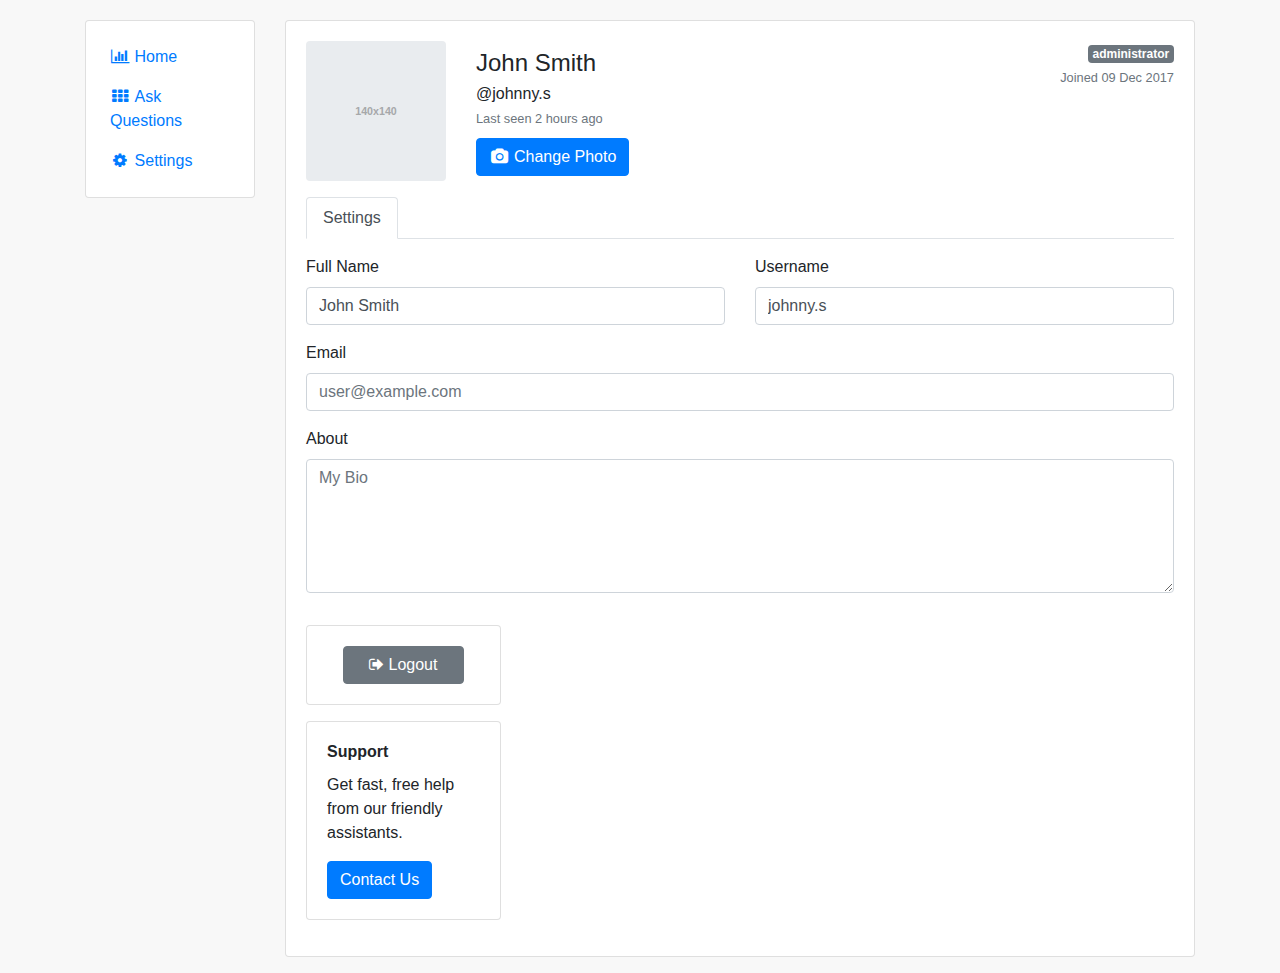
<file: MentorMate/templates/dashboard.html>
<!DOCTYPE html>
<html lang="en">
<head>
    <meta charset="utf-8">
    <!--  This file has been downloaded from bootdey.com    @bootdey on twitter -->
    <!--  All snippets are MIT license http://bootdey.com/license -->
    <title>Dashboard</title>
    <meta name="viewport" content="width=device-width, initial-scale=1">
    <link href="http://netdna.bootstrapcdn.com/bootstrap/4.1.1/css/bootstrap.min.css" rel="stylesheet">
    <style type="text/css">
    	body{
    margin-top:20px;
    background:#f8f8f8
}
    </style>
</head>
<body>
<link href="https://maxcdn.bootstrapcdn.com/font-awesome/4.3.0/css/font-awesome.min.css" rel="stylesheet">
<div class="container">
<div class="row flex-lg-nowrap">
  <div class="col-12 col-lg-auto mb-3" style="width: 200px;">
    <div class="card p-3">
      <div class="e-navlist e-navlist--active-bg">
        <ul class="nav">
          <li class="nav-item"><a class="nav-link px-2 active" href="./overview.html"><i class="fa fa-fw fa-bar-chart mr-1"></i><span>Home</span></a></li>
           <li class="nav-item"><a class="nav-link px-2" href="./users.html"><i class="fa fa-fw fa-th mr-1"></i><span>Ask Questions</span></a></li> 
          <li class="nav-item"><a class="nav-link px-2" href="./settings.html"><i class="fa fa-fw fa-cog mr-1"></i><span>Settings</span></a></li>
        </ul>
      </div>
    </div>
  </div>

  <div class="col">
    <div class="row">
      <div class="col mb-3">
        <div class="card">
          <div class="card-body">
            <div class="e-profile">
              <div class="row">
                <div class="col-12 col-sm-auto mb-3">
                  <div class="mx-auto" style="width: 140px;">
                    <div class="d-flex justify-content-center align-items-center rounded" style="height: 140px; background-color: rgb(233, 236, 239);">
                      <span style="color: rgb(166, 168, 170); font: bold 8pt Arial;">140x140</span>
                    </div>
                  </div>
                </div>
                <div class="col d-flex flex-column flex-sm-row justify-content-between mb-3">
                  <div class="text-center text-sm-left mb-2 mb-sm-0">
                    <h4 class="pt-sm-2 pb-1 mb-0 text-nowrap">John Smith</h4>
                    <p class="mb-0">@johnny.s</p>
                    <div class="text-muted"><small>Last seen 2 hours ago</small></div>
                    <div class="mt-2">
                      <button class="btn btn-primary" type="button">
                        <i class="fa fa-fw fa-camera"></i>
                        <span>Change Photo</span>
                      </button>
                    </div>
                  </div>
                  <div class="text-center text-sm-right">
                    <span class="badge badge-secondary">administrator</span>
                    <div class="text-muted"><small>Joined 09 Dec 2017</small></div>
                  </div>
                </div>
              </div>
              <ul class="nav nav-tabs">
                <li class="nav-item"><a href="" class="active nav-link">Settings</a></li>
              </ul>
              <div class="tab-content pt-3">
                <div class="tab-pane active">
                  <form class="form" novalidate="">
                    <div class="row">
                      <div class="col">
                        <div class="row">
                          <div class="col">
                            <div class="form-group">
                              <label>Full Name</label>
                              <input class="form-control" type="text" name="name" placeholder="John Smith" value="John Smith">
                            </div>
                          </div>
                          <div class="col">
                            <div class="form-group">
                              <label>Username</label>
                              <input class="form-control" type="text" name="username" placeholder="johnny.s" value="johnny.s">
                            </div>
                          </div>
                        </div>
                        <div class="row">
                          <div class="col">
                            <div class="form-group">
                              <label>Email</label>
                              <input class="form-control" type="text" placeholder="user@example.com">
                            </div>
                          </div>
                        </div>
                        <div class="row">
                          <div class="col mb-3">
                            <div class="form-group">
                              <label>About</label>
                              <textarea class="form-control" rows="5" placeholder="My Bio"></textarea>
                            </div>
                          </div>
                        </div>
                      </div>
                    </div>
                    <div class="row">
                    <!--   <div class="col-12 col-sm-6 mb-3">
                        <div class="mb-2"><b>Change Password</b></div>
                        <div class="row">
                          <div class="col">
                            <div class="form-group">
                              <label>Current Password</label>
                              <input class="form-control" type="password" placeholder="••••••">
                            </div>
                          </div>
                        </div>
                        <div class="row">
                          <div class="col">
                            <div class="form-group">
                              <label>New Password</label>
                              <input class="form-control" type="password" placeholder="••••••">
                            </div>
                          </div>
                        </div>
                        <div class="row">
                          <div class="col">
                            <div class="form-group">
                              <label>Confirm <span class="d-none d-xl-inline">Password</span></label>
                              <input class="form-control" type="password" placeholder="••••••"></div>
                          </div>
                        </div>
                      </div>
                      <div class="col-12 col-sm-5 offset-sm-1 mb-3">
                        <div class="mb-2"><b>Keeping in Touch</b></div>
                        <div class="row">
                          <div class="col">
                            <label>Email Notifications</label>
                            <div class="custom-controls-stacked px-2">
                              <div class="custom-control custom-checkbox">
                                <input type="checkbox" class="custom-control-input" id="notifications-blog" checked="">
                                <label class="custom-control-label" for="notifications-blog">Blog posts</label>
                              </div>
                              <div class="custom-control custom-checkbox">
                                <input type="checkbox" class="custom-control-input" id="notifications-news" checked="">
                                <label class="custom-control-label" for="notifications-news">Newsletter</label>
                              </div>
                              <div class="custom-control custom-checkbox">
                                <input type="checkbox" class="custom-control-input" id="notifications-offers" checked="">
                                <label class="custom-control-label" for="notifications-offers">Personal Offers</label>
                              </div>
                            </div>
                          </div>
                        </div>
                      </div>
                    </div>
                    <div class="row">
                      <div class="col d-flex justify-content-end">
                        <button class="btn btn-primary" type="submit">Save Changes</button>
                      </div>
                    </div>
                  </form>

                </div>
              </div>
            </div>
          </div>
        </div>
      </div> -->

      <div class="col-12 col-md-3 mb-3">
        <div class="card mb-3">
          <div class="card-body">
            <div class="px-xl-3">
              <button class="btn btn-block btn-secondary">
                <i class="fa fa-sign-out"></i>
                <span>Logout</span>
              </button>
            </div>
          </div>
        </div>
        <div class="card">
          <div class="card-body">
            <h6 class="card-title font-weight-bold">Support</h6>
            <p class="card-text">Get fast, free help from our friendly assistants.</p>
            <button type="button" class="btn btn-primary">Contact Us</button>
          </div>
        </div>
      </div>
    </div>

  </div>
</div>
</div>
<script src="http://code.jquery.com/jquery-1.10.2.min.js"></script>
<script src="http://netdna.bootstrapcdn.com/bootstrap/4.1.1/js/bootstrap.min.js"></script>
<script type="text/javascript">
	
</script>
</body>
</html>
</file>
